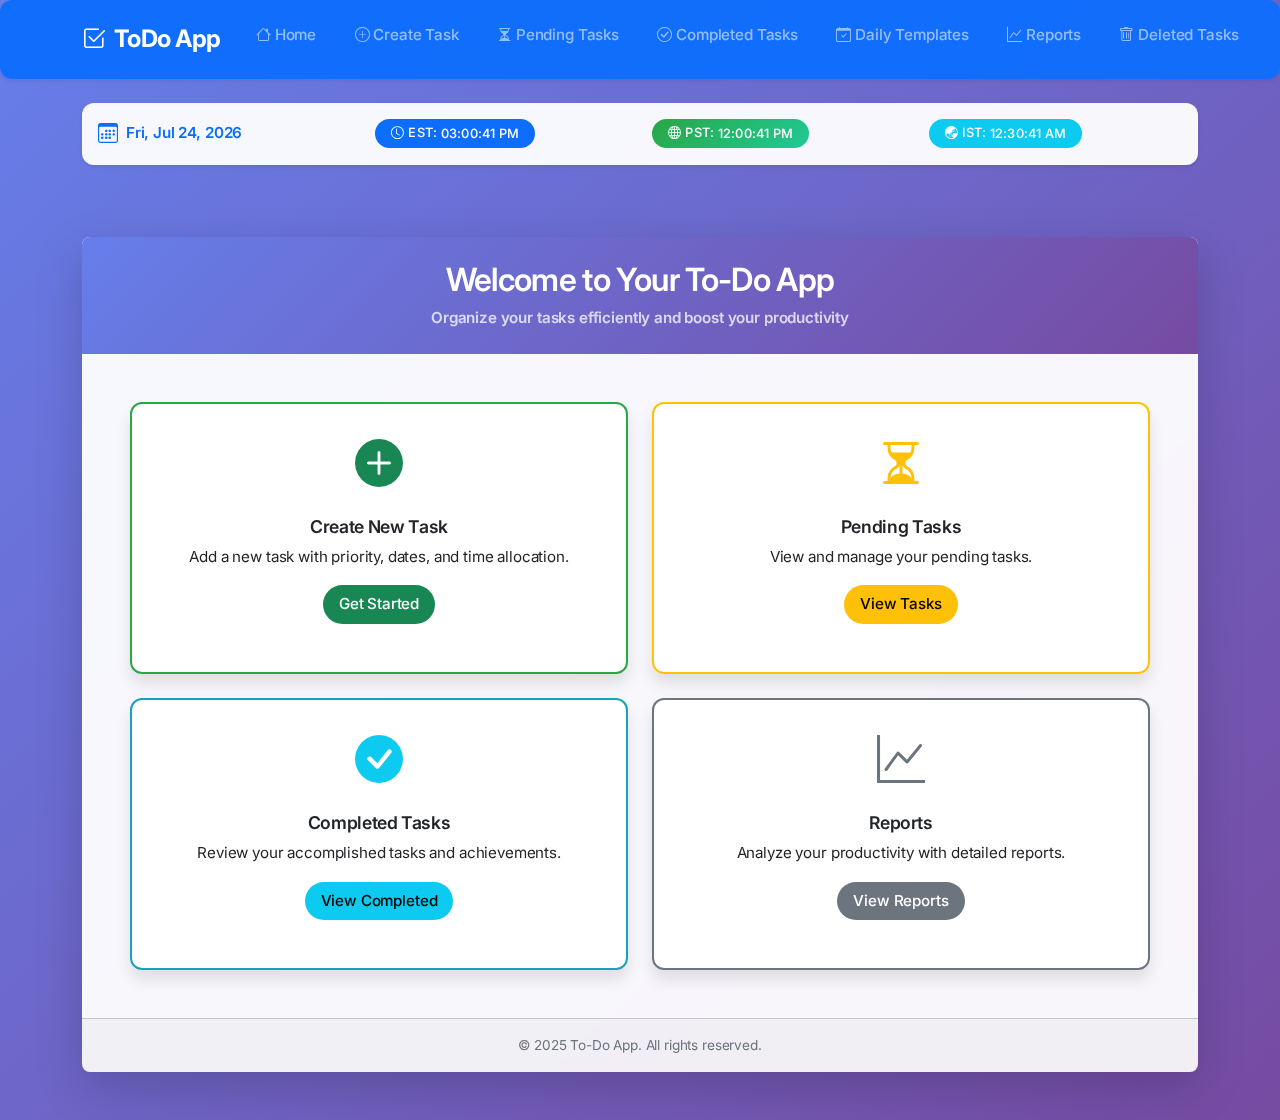
<file: templates/index.html>
<!DOCTYPE html>
<html lang="en">
<head>
    <meta charset="UTF-8">
    <meta name="viewport" content="width=device-width, initial-scale=1.0">
    <title>To-Do App - Home</title>
    <!-- Bootstrap CSS -->
    <link href="https://cdn.jsdelivr.net/npm/bootstrap@5.3.3/dist/css/bootstrap.min.css" rel="stylesheet" integrity="sha384-QWTKZyjpPEjISv5WaRU9OFeRpok6YctnYmDr5pNlyT2bRjXh0JMhjY6hW+ALEwIH" crossorigin="anonymous">
    <!-- Bootstrap Icons -->
    <link rel="stylesheet" href="https://cdn.jsdelivr.net/npm/bootstrap-icons@1.11.3/font/bootstrap-icons.min.css">
    <!-- Custom CSS -->
    <link rel="stylesheet" href="/static/style.css">
</head>
<body class="bg-light">
    
    <!-- Navigation Menu -->
    <nav class="navbar navbar-expand-lg navbar-dark bg-primary mb-4 shadow-sm">
        <div class="container">
            <a class="navbar-brand fw-bold" href="/">
                <i class="bi bi-check2-square me-2"></i>ToDo App
            </a>
            <button class="navbar-toggler" type="button" data-bs-toggle="collapse" data-bs-target="#navbarNav" aria-controls="navbarNav" aria-expanded="false" aria-label="Toggle navigation">
                <span class="navbar-toggler-icon"></span>
            </button>
            <div class="collapse navbar-collapse" id="navbarNav">
                <ul class="navbar-nav ms-auto">
                    <li class="nav-item">
                        <a class="nav-link" href="/">
                            <i class="bi bi-house me-1"></i>Home
                        </a>
                    </li>
                    <li class="nav-item">
                        <a class="nav-link" href="/create-task">
                            <i class="bi bi-plus-circle me-1"></i>Create Task
                        </a>
                    </li>
                    <li class="nav-item">
                        <a class="nav-link" href="/pending-tasks">
                            <i class="bi bi-hourglass-split me-1"></i>Pending Tasks
                        </a>
                    </li>
                    <li class="nav-item">
                        <a class="nav-link" href="/completed-tasks">
                            <i class="bi bi-check-circle me-1"></i>Completed Tasks
                        </a>
                    </li>
                    <li class="nav-item">
                        <a class="nav-link" href="/daily-templates">
                            <i class="bi bi-calendar-check me-1"></i>Daily Templates
                        </a>
                    </li>
                    <li class="nav-item">
                        <a class="nav-link" href="/reports">
                            <i class="bi bi-graph-up me-1"></i>Reports
                        </a>
                    </li>
                    <li class="nav-item">
                        <a class="nav-link" href="/deleted-tasks">
                            <i class="bi bi-trash me-1"></i>Deleted Tasks
                        </a>
                    </li>
                </ul>
            </div>
        </div>
    </nav>
    
    <!-- Date and Time Widget -->
    <div class="container my-4">
        <div class="row">
            <div class="col-12">
                <div class="card border-primary shadow-sm">
                    <div class="card-body p-3">
                        <div class="row align-items-center">
                            <div class="col-md-3 col-sm-6 mb-2 mb-md-0">
                                <div class="d-flex align-items-center text-primary">
                                    <i class="bi bi-calendar3 me-2 fs-5"></i>
                                    <span id="current-date" class="fw-semibold"></span>
                                </div>
                            </div>
                            <div class="col-md-3 col-sm-6 mb-2 mb-md-0">
                                <span class="badge bg-primary rounded-pill px-3 py-2">
                                    <i class="bi bi-clock me-1"></i>EST: <span id="est-time"></span>
                                </span>
                            </div>
                            <div class="col-md-3 col-sm-6 mb-2 mb-md-0">
                                <span class="badge bg-success rounded-pill px-3 py-2">
                                    <i class="bi bi-globe me-1"></i>PST: <span id="pst-time"></span>
                                </span>
                            </div>
                            <div class="col-md-3 col-sm-6">
                                <span class="badge bg-info rounded-pill px-3 py-2">
                                    <i class="bi bi-globe-asia-australia me-1"></i>IST: <span id="ist-time"></span>
                                </span>
                            </div>
                        </div>
                    </div>
                </div>
            </div>
        </div>
    </div>
    
    
    <div class="container my-5">
        <div class="card shadow-lg rounded-3">
            <div class="card-header bg-primary text-white text-center py-4 rounded-top-3">
                <h1 class="mb-0">Welcome to Your To-Do App</h1>
                <p class="mb-0 mt-2 opacity-75">Organize your tasks efficiently and boost your productivity</p>
            </div>
            <div class="card-body p-5">
                <div class="row g-4">
                    <div class="col-md-6">
                        <div class="card h-100 border-success">
                            <div class="card-body text-center">
                                <i class="bi bi-plus-circle-fill text-success" style="font-size: 3rem;"></i>
                                <h5 class="card-title mt-3">Create New Task</h5>
                                <p class="card-text">Add a new task with priority, dates, and time allocation.</p>
                                <a href="/create-task" class="btn btn-success rounded-pill">Get Started</a>
                            </div>
                        </div>
                    </div>
                    <div class="col-md-6">
                        <div class="card h-100 border-warning">
                            <div class="card-body text-center">
                                <i class="bi bi-hourglass-split text-warning" style="font-size: 3rem;"></i>
                                <h5 class="card-title mt-3">Pending Tasks</h5>
                                <p class="card-text">View and manage your pending tasks.</p>
                                <a href="/pending-tasks" class="btn btn-warning rounded-pill">View Tasks</a>
                            </div>
                        </div>
                    </div>
                    <div class="col-md-6">
                        <div class="card h-100 border-info">
                            <div class="card-body text-center">
                                <i class="bi bi-check-circle-fill text-info" style="font-size: 3rem;"></i>
                                <h5 class="card-title mt-3">Completed Tasks</h5>
                                <p class="card-text">Review your accomplished tasks and achievements.</p>
                                <a href="/completed-tasks" class="btn btn-info rounded-pill">View Completed</a>
                            </div>
                        </div>
                    </div>
                    <div class="col-md-6">
                        <div class="card h-100 border-secondary">
                            <div class="card-body text-center">
                                <i class="bi bi-graph-up text-secondary" style="font-size: 3rem;"></i>
                                <h5 class="card-title mt-3">Reports</h5>
                                <p class="card-text">Analyze your productivity with detailed reports.</p>
                                <a href="/reports" class="btn btn-secondary rounded-pill">View Reports</a>
                            </div>
                        </div>
                    </div>
                </div>
            </div>
            <div class="card-footer text-center text-muted py-3 rounded-bottom-3">
                &copy; 2025 To-Do App. All rights reserved.
            </div>
        </div>
    </div>

    <!-- Bootstrap JS Bundle -->
    <script src="https://cdn.jsdelivr.net/npm/bootstrap@5.3.3/dist/js/bootstrap.bundle.min.js" integrity="sha384-YvpcrYf0tY3lHB60NNkmXc5s9fDVZLESaAA55NDzOxhy9GkcIdslK1eN7N6jIeHz" crossorigin="anonymous"></script>
    
    <script>
        // Date and Time Display Functions
        function updateDateTime() {
            const now = new Date();
            
            // Format current date
            const dateOptions = { 
                weekday: 'short', 
                year: 'numeric', 
                month: 'short', 
                day: 'numeric' 
            };
            document.getElementById('current-date').textContent = now.toLocaleDateString('en-US', dateOptions);
            
            // EST Time (Eastern Time)
            const estTime = now.toLocaleTimeString('en-US', {
                timeZone: 'America/New_York',
                hour: '2-digit',
                minute: '2-digit',
                second: '2-digit',
                hour12: true
            });
            document.getElementById('est-time').textContent = estTime;
            
            // PST Time (Pacific Time)
            const pstTime = now.toLocaleTimeString('en-US', {
                timeZone: 'America/Los_Angeles',
                hour: '2-digit',
                minute: '2-digit',
                second: '2-digit',
                hour12: true
            });
            document.getElementById('pst-time').textContent = pstTime;
            
            // IST Time (Indian Standard Time)
            const istTime = now.toLocaleTimeString('en-US', {
                timeZone: 'Asia/Kolkata',
                hour: '2-digit',
                minute: '2-digit',
                second: '2-digit',
                hour12: true
            });
            document.getElementById('ist-time').textContent = istTime;
        }
        
        // Update time immediately and then every second
        updateDateTime();
        setInterval(updateDateTime, 1000);
    </script>
</body>
</html>
</file>
<file: static/style.css>
/* Modern Todo App Styles - Production Ready */

/* Custom Fonts - Optimized Loading */
@import url('https://fonts.googleapis.com/css2?family=Inter:wght@300;400;500;600;700&display=swap');

/* CSS Variables for Consistent Theming */
:root {
    --primary-color: #667eea;
    --secondary-color: #764ba2;
    --success-color: #28a745;
    --warning-color: #ffc107;
    --danger-color: #dc3545;
    --info-color: #17a2b8;
    --light-color: #f8f9fa;
    --dark-color: #212529;
    
    /* Typography */
    --font-family: 'Inter', system-ui, -apple-system, sans-serif;
    --font-size-base: 0.95rem;
    --font-size-sm: 0.85rem;
    --font-size-lg: 1.1rem;
    --line-height-base: 1.5;
    
    /* Spacing */
    --spacing-xs: 0.25rem;
    --spacing-sm: 0.5rem;
    --spacing-md: 1rem;
    --spacing-lg: 1.5rem;
    --spacing-xl: 2rem;
    
    /* Border Radius */
    --border-radius-sm: 0.375rem;
    --border-radius-md: 0.5rem;
    --border-radius-lg: 0.75rem;
    
    /* Shadows */
    --shadow-sm: 0 2px 4px rgba(0, 0, 0, 0.05);
    --shadow-md: 0 4px 6px rgba(0, 0, 0, 0.07);
    --shadow-lg: 0 10px 15px rgba(0, 0, 0, 0.1);
    --shadow-xl: 0 20px 25px rgba(0, 0, 0, 0.15);
}

/* Base Styles */
* {
    box-sizing: border-box;
}

body {
    font-family: var(--font-family);
    font-size: var(--font-size-base);
    line-height: var(--line-height-base);
    background: linear-gradient(135deg, var(--primary-color) 0%, var(--secondary-color) 100%);
    min-height: 100vh;
    color: var(--dark-color);
    font-weight: 400;
    letter-spacing: -0.01em;
}

/* Improved Readability */
.container {
    max-width: 1200px;
}

/* Enhanced Typography */
h1, h2, h3, h4, h5, h6 {
    font-weight: 600;
    letter-spacing: -0.02em;
    margin-bottom: var(--spacing-md);
}

h1 { font-size: 2rem; }
h2 { font-size: 1.75rem; }
h3 { font-size: 1.5rem; }
h4 { font-size: 1.25rem; }
h5 { font-size: 1.1rem; }
h6 { font-size: 1rem; }

p, li {
    margin-bottom: var(--spacing-sm);
}

/* Improved Text Readability */
.text-muted {
    color: #6c757d !important;
    font-size: var(--font-size-sm);
}

small {
    font-size: var(--font-size-sm);
    line-height: 1.4;
}

/* Enhanced Cards with Better Spacing */
.card {
    border: none;
    box-shadow: var(--shadow-lg);
    backdrop-filter: blur(10px);
    background: rgba(255, 255, 255, 0.95);
    border-radius: var(--border-radius-lg);
    margin-bottom: var(--spacing-lg);
}

.card-body {
    padding: var(--spacing-lg);
}

.card-header {
    border-bottom: none;
    background: linear-gradient(135deg, var(--primary-color) 0%, var(--secondary-color) 100%);
    color: white;
    padding: var(--spacing-md) var(--spacing-lg);
    border-radius: var(--border-radius-lg) var(--border-radius-lg) 0 0;
    font-weight: 600;
    letter-spacing: -0.01em;
}

.card-header.bg-success {
    background: linear-gradient(135deg, var(--success-color) 0%, #20c997 100%) !important;
}

.card-header.bg-warning {
    background: linear-gradient(135deg, var(--warning-color) 0%, #fd7e14 100%) !important;
    color: var(--dark-color) !important;
}

.card-header.bg-info {
    background: linear-gradient(135deg, var(--info-color) 0%, #6f42c1 100%) !important;
}

.card-header.bg-secondary {
    background: linear-gradient(135deg, #6c757d 0%, #495057 100%) !important;
}

/* Improved Card Content */
.card-title {
    margin-bottom: var(--spacing-sm);
    font-weight: 600;
    font-size: var(--font-size-lg);
}

.card-text {
    margin-bottom: var(--spacing-md);
    line-height: 1.6;
}

/* Enhanced Navigation */
.navbar {
    backdrop-filter: blur(10px);
    background: rgba(13, 110, 253, 0.95) !important;
    box-shadow: var(--shadow-md);
    padding: var(--spacing-md) 0;
    border-radius: var(--border-radius-lg);
    margin-bottom: var(--spacing-lg);
}

.navbar-brand {
    font-weight: 700;
    font-size: 1.3rem;
    letter-spacing: -0.02em;
}

.nav-link {
    font-weight: 500;
    padding: var(--spacing-sm) var(--spacing-md) !important;
    border-radius: var(--border-radius-md);
    transition: all 0.2s ease;
    white-space: nowrap;
}

.nav-link:hover {
    background-color: rgba(255, 255, 255, 0.1);
    transform: translateY(-1px);
}

.nav-link.active {
    background-color: rgba(255, 255, 255, 0.2);
    font-weight: 600;
}

/* Mobile Navigation Improvements */
@media (max-width: 768px) {
    .navbar-nav {
        text-align: center;
        margin-top: 0.5rem;
    }
    
    .navbar-nav .nav-link {
        margin: 0.2rem 0;
        border-radius: 0.5rem;
        background: rgba(255, 255, 255, 0.1);
    }
    
    .navbar-toggler {
        border: none;
        padding: 0.25rem 0.5rem;
    }
    
    .navbar-toggler:focus {
        box-shadow: none;
    }
    
    /* Better mobile card layout */
    .row > .col-12 {
        padding-left: 0.5rem;
        padding-right: 0.5rem;
    }
    
    /* Mobile button improvements */
    .btn-group {
        display: flex;
        flex-wrap: wrap;
        gap: 0.3rem;
    }
    
    .btn-group .btn {
        flex: 1;
        min-width: auto;
        margin-bottom: 0;
    }
    
    /* Stack buttons vertically on very small screens */
    @media (max-width: 480px) {
        .btn-group {
            flex-direction: column;
        }
        
        .btn-group .btn {
            width: 100%;
        }
    }
}

/* Enhanced Table Styling for Better Readability */
.table {
    margin-bottom: 0;
    background-color: white;
    border-radius: var(--border-radius-lg);
    overflow: hidden;
    box-shadow: var(--shadow-sm);
}

.table thead th {
    background: linear-gradient(135deg, var(--dark-color) 0%, #495057 100%);
    color: white;
    border-bottom: none;
    font-weight: 600;
    font-size: var(--font-size-sm);
    text-transform: uppercase;
    letter-spacing: 0.05em;
    padding: var(--spacing-md);
}

.table tbody td {
    padding: var(--spacing-md);
    vertical-align: middle;
    border-top: 1px solid #f8f9fa;
    font-size: var(--font-size-base);
    line-height: 1.6;
}

.table tbody tr:hover {
    background-color: #f8f9fa;
    transition: background-color 0.15s ease;
}

/* Improved Table Text Spacing */
.table td strong {
    font-weight: 600;
    margin-bottom: var(--spacing-xs);
    display: block;
    color: var(--dark-color);
}

.table td small {
    display: block;
    margin-top: var(--spacing-xs);
    line-height: 1.4;
}

/* Table Responsive Improvements */
.table-responsive {
    border-radius: var(--border-radius-lg);
    box-shadow: var(--shadow-md);
    margin-bottom: var(--spacing-lg);
}

/* Mobile table improvements */
@media (max-width: 768px) {
    .table-responsive {
        border-radius: 0.5rem;
        margin-bottom: 1rem;
        font-size: 0.8rem;
    }
    
    /* Stack table content on mobile */
    .table thead {
        display: none;
    }
    
    .table, .table tbody, .table tr, .table td {
        display: block;
        width: 100%;
    }
    
    .table tr {
        border: 2px solid #e9ecef;
        border-radius: 1rem;
        margin-bottom: 1.5rem;
        padding: 1.2rem;
        background: linear-gradient(135deg, #ffffff 0%, #f8f9fa 100%);
        box-shadow: 0 4px 12px rgba(0,0,0,0.1);
        position: relative;
        transition: all 0.2s ease;
    }
    
    .table tr:hover {
        transform: translateY(-2px);
        box-shadow: 0 6px 20px rgba(0,0,0,0.15);
        border-color: #007bff;
    }
    
    /* Add a subtle top border for visual hierarchy */
    .table tr:before {
        content: '';
        position: absolute;
        top: 0;
        left: 0;
        right: 0;
        height: 4px;
        background: linear-gradient(90deg, #007bff, #6c757d);
        border-radius: 1rem 1rem 0 0;
    }
    
    .table td {
        border: none;
        padding: 1rem 0;
        text-align: left;
        position: relative;
        padding-left: 0;
        display: flex;
        flex-direction: column;
        align-items: flex-start;
        min-height: auto;
        border-bottom: 1px solid #f8f9fa;
    }
    
    .table td:last-child {
        border-bottom: none;
    }
    
    .table td:before {
        content: attr(data-label);
        font-weight: 700;
        color: #495057;
        font-size: 0.75rem;
        text-transform: uppercase;
        letter-spacing: 0.5px;
        margin-bottom: 0.4rem;
        display: block;
        background: linear-gradient(135deg, #f8f9fa 0%, #e9ecef 100%);
        padding: 0.4rem 0.8rem;
        border-radius: 0.5rem;
        border: 1px solid #dee2e6;
        width: fit-content;
        box-shadow: 0 1px 3px rgba(0,0,0,0.1);
    }
    
    .table td strong {
        display: block;
        margin: 0;
        font-size: 0.9rem;
        line-height: 1.4;
        color: #212529;
        margin-top: 0.3rem;
    }
    
    .table td small {
        display: block;
        margin-top: 0.4rem;
        font-size: 0.75rem;
        color: #6c757d;
        line-height: 1.3;
    }
    
    /* Better mobile badge spacing */
    .table td .badge {
        margin-top: 0.3rem;
        font-size: 0.7rem;
        padding: 0.3rem 0.6rem;
    }
    
    /* Mobile button group improvements */
    .table td .btn-group {
        margin-top: 0.5rem;
        display: flex;
        gap: 0.5rem;
        flex-wrap: wrap;
    }
    
    .table td .btn-group .btn {
        flex: none;
        font-size: 0.75rem;
        padding: 0.4rem 0.8rem;
    }
    
    /* Special handling for actions column */
    .table td[data-label="Actions"] {
        border-top: 2px solid #e9ecef;
        margin-top: 0.5rem;
        padding-top: 1rem;
    }
    
    .table td[data-label="Actions"]:before {
        background: #007bff;
        color: white;
        border-color: #007bff;
    }
}

@media (max-width: 768px) {
    .table td {
        padding: var(--spacing-sm);
        font-size: var(--font-size-sm);
    }
    
    .table thead th {
        padding: var(--spacing-sm);
        font-size: 0.75rem;
    }
}

.navbar-brand {
    font-weight: 700;
    font-size: 1.5rem;
}

.nav-link {
    font-weight: 500;
    transition: all 0.3s ease;
    border-radius: 0.5rem;
    margin: 0 0.2rem;
}

.nav-link:hover {
    background: rgba(255, 255, 255, 0.2);
    transform: translateY(-1px);
}

/* Buttons */
.btn {
    font-weight: 500;
    transition: all 0.3s ease;
    border-radius: 50px;
    padding: 0.75rem 1.5rem;
}

.btn:hover {
    transform: translateY(-2px);
    box-shadow: 0 5px 15px rgba(0, 0, 0, 0.2);
}

.btn-lg {
    padding: 1rem 2rem;
    font-size: 1.1rem;
}

/* Forms */
.form-control, .form-select {
    border-radius: 50px;
    border: 2px solid #e9ecef;
    padding: 0.75rem 1.25rem;
    transition: all 0.3s ease;
}

.form-control:focus, .form-select:focus {
    border-color: #667eea;
    box-shadow: 0 0 0 0.2rem rgba(102, 126, 234, 0.25);
}

/* Tables */
.table {
    border-radius: 1rem;
    overflow: hidden;
    box-shadow: 0 0 20px rgba(0, 0, 0, 0.1);
}

.table thead th {
    background: linear-gradient(135deg, #495057 0%, #343a40 100%);
    color: white;
    font-weight: 600;
    border: none;
    padding: 1rem;
}

.table tbody tr {
    transition: all 0.3s ease;
}

.table tbody tr:hover {
    background-color: rgba(102, 126, 234, 0.1);
    transform: scale(1.01);
}

/* Badges */
.badge {
    font-size: 0.85em;
    padding: 0.5em 0.75em;
    border-radius: 50px;
    font-weight: 500;
}

/* Priority badges */
.badge.bg-success { 
    background: linear-gradient(135deg, #28a745 0%, #20c997 100%) !important; 
}

.badge.bg-warning { 
    background: linear-gradient(135deg, #ffc107 0%, #fd7e14 100%) !important; 
    color: #000 !important; 
}

.badge.bg-danger { 
    background: linear-gradient(135deg, #dc3545 0%, #e91e63 100%) !important; 
}

/* Modals */
.modal-content {
    border-radius: 1rem;
    border: none;
    box-shadow: 0 20px 60px rgba(0, 0, 0, 0.3);
}

.modal-header {
    border-bottom: none;
    border-radius: 1rem 1rem 0 0;
}

.modal-footer {
    border-top: none;
    border-radius: 0 0 1rem 1rem;
}

/* Fix modal button issues - CRITICAL FIX */
.modal .btn {
    border-radius: 0.375rem !important;
    padding: 0.5rem 1rem !important;
    transform: none !important;
    pointer-events: auto !important;
    position: relative !important;
    z-index: auto !important;
    font-weight: 500 !important;
    transition: none !important;
    border: 1px solid #dee2e6 !important;
    background: #f8f9fa !important;
    color: #212529 !important;
}

.modal .btn-success {
    background: #28a745 !important;
    border-color: #28a745 !important;
    color: white !important;
}

.modal .btn-secondary {
    background: #6c757d !important;
    border-color: #6c757d !important;
    color: white !important;
}

.modal .btn:hover {
    transform: none !important;
    box-shadow: none !important;
    opacity: 0.9 !important;
}

.modal .btn:focus {
    box-shadow: 0 0 0 0.2rem rgba(0, 123, 255, 0.25) !important;
}

.modal form {
    display: block !important;
    margin: 0 !important;
    padding: 0 !important;
}

.modal .modal-footer .btn {
    margin: 0 5px !important;
}

/* Override any button group styles in modals */
.modal .btn-group .btn {
    border-radius: 0.375rem !important;
    margin: 0 !important;
}

/* Alerts */
.alert {
    border-radius: 1rem;
    border: none;
    box-shadow: 0 5px 15px rgba(0, 0, 0, 0.1);
}

/* Home page cards */
.card.border-success {
    border: 2px solid #28a745 !important;
    transition: all 0.3s ease;
}

.card.border-warning {
    border: 2px solid #ffc107 !important;
    transition: all 0.3s ease;
}

.card.border-info {
    border: 2px solid #17a2b8 !important;
    transition: all 0.3s ease;
}

.card.border-secondary {
    border: 2px solid #6c757d !important;
    transition: all 0.3s ease;
}

.card.border-success:hover,
.card.border-warning:hover,
.card.border-info:hover,
.card.border-secondary:hover {
    transform: translateY(-5px);
    box-shadow: 0 15px 35px rgba(0, 0, 0, 0.2);
}

/* Button groups */
.btn-group .btn {
    border-radius: 0.375rem !important;
    margin: 0 1px;
}

.btn-group .btn:first-child {
    border-radius: 0.375rem 0 0 0.375rem !important;
}

.btn-group .btn:last-child {
    border-radius: 0 0.375rem 0.375rem 0 !important;
}

/* Custom animations */
@keyframes fadeInUp {
    from {
        opacity: 0;
        transform: translate3d(0, 40px, 0);
    }
    to {
        opacity: 1;
        transform: translate3d(0, 0, 0);
    }
}

.card {
    animation: fadeInUp 0.6s ease-out;
}

/* Responsive improvements */
@media (max-width: 768px) {
    .btn-group {
        flex-direction: column;
    }
    
    .btn-group .btn {
        border-radius: 0.375rem !important;
        margin: 1px 0;
    }
    
    .table-responsive {
        font-size: 0.9rem;
    }
}

/* Loading states */
.btn:disabled {
    opacity: 0.6;
    cursor: not-allowed;
}

/* Form validation */
.was-validated .form-control:valid {
    border-color: #28a745;
}

.was-validated .form-control:invalid {
    border-color: #dc3545;
}

/* ULTRA-STRONG MODAL BUTTON FIXES - HIGHEST PRIORITY */
.modal button[type="submit"],
.modal .btn[type="submit"],
.modal .modal-footer button,
.modal .modal-footer .btn {
    pointer-events: auto !important;
    position: relative !important;
    z-index: 9999 !important;
    transform: none !important;
    cursor: pointer !important;
    display: inline-block !important;
    border: 1px solid #dee2e6 !important;
    background: #f8f9fa !important;
    color: #212529 !important;
    padding: 0.375rem 0.75rem !important;
    font-size: 1rem !important;
    line-height: 1.5 !important;
    border-radius: 0.375rem !important;
    transition: color 0.15s ease-in-out, background-color 0.15s ease-in-out !important;
}

.modal button[type="submit"].btn-success,
.modal .btn-success[type="submit"],
.modal .modal-footer .btn-success {
    background: #198754 !important;
    border-color: #198754 !important;
    color: #fff !important;
}

.modal button[type="submit"]:hover,
.modal .btn[type="submit"]:hover,
.modal .modal-footer button:hover,
.modal .modal-footer .btn:hover {
    transform: none !important;
    box-shadow: none !important;
    filter: brightness(110%) !important;
}

/* Ensure modal itself doesn't block interactions */
.modal {
    pointer-events: auto !important;
}

.modal-backdrop {
    pointer-events: none !important;
}

.modal-dialog {
    pointer-events: auto !important;
}

.modal-content {
    pointer-events: auto !important;
}

/* Enhanced Buttons */
.btn {
    border-radius: var(--border-radius-md);
    font-weight: 500;
    padding: var(--spacing-sm) var(--spacing-md);
    font-size: var(--font-size-base);
    transition: all 0.2s ease;
    border: none;
    letter-spacing: -0.01em;
}

.btn:hover {
    transform: translateY(-1px);
    box-shadow: var(--shadow-md);
}

.btn:focus {
    box-shadow: 0 0 0 0.2rem rgba(var(--primary-color), 0.25);
}

.btn-sm {
    padding: var(--spacing-xs) var(--spacing-sm);
    font-size: var(--font-size-sm);
}

.btn-lg {
    padding: var(--spacing-md) var(--spacing-lg);
    font-size: var(--font-size-lg);
}

/* Enhanced Badges */
.badge {
    font-weight: 500;
    padding: var(--spacing-xs) var(--spacing-sm);
    border-radius: var(--border-radius-sm);
    font-size: 0.8rem;
    letter-spacing: 0.02em;
}

/* Enhanced Alerts */
.alert {
    border: none;
    border-radius: var(--border-radius-lg);
    padding: var(--spacing-md) var(--spacing-lg);
    margin-bottom: var(--spacing-lg);
    box-shadow: var(--shadow-sm);
}

.alert-heading {
    font-weight: 600;
    margin-bottom: var(--spacing-sm);
}

/* Enhanced Forms */
.form-control, .form-select {
    border-radius: var(--border-radius-md);
    border: 1px solid #e9ecef;
    padding: var(--spacing-sm) var(--spacing-md);
    font-size: var(--font-size-base);
    transition: all 0.15s ease;
}

.form-control:focus, .form-select:focus {
    border-color: var(--primary-color);
    box-shadow: 0 0 0 0.2rem rgba(var(--primary-color), 0.25);
}

.form-label {
    font-weight: 500;
    margin-bottom: var(--spacing-xs);
    color: var(--dark-color);
}

/* Mobile form improvements */
@media (max-width: 768px) {
    .form-control, .form-select {
        font-size: 16px; /* Prevents zoom on iOS */
        padding: 0.75rem;
    }
    
    .form-label {
        font-size: 0.9rem;
        font-weight: 600;
    }
    
    .btn-group {
        flex-direction: column;
        width: 100%;
    }
    
    .btn-group .btn {
        margin-bottom: 0.5rem;
        border-radius: 0.5rem !important;
    }
    
    .modal-dialog {
        margin: 1rem;
        max-width: calc(100% - 2rem);
    }
    
    .modal-body {
        padding: 1rem;
    }
    
    .modal-title {
        font-size: 1.1rem;
    }
}

/* Enhanced Progress Bars */
.progress {
    border-radius: var(--border-radius-md);
    background-color: #f8f9fa;
    height: 0.5rem;
}

.progress-bar {
    border-radius: var(--border-radius-md);
    transition: width 0.6s ease;
}

/* Mobile-First Responsive Design */
@media (max-width: 576px) {
    /* Smaller fonts for mobile */
    :root {
        --font-size-base: 0.8rem;
        --font-size-sm: 0.75rem;
        --font-size-lg: 0.9rem;
        --spacing-xs: 0.2rem;
        --spacing-sm: 0.4rem;
        --spacing-md: 0.8rem;
        --spacing-lg: 1rem;
        --spacing-xl: 1.2rem;
    }
    
    /* Smaller headings for mobile */
    h1 { font-size: 1.4rem; }
    h2 { font-size: 1.25rem; }
    h3 { font-size: 1.1rem; }
    h4 { font-size: 1rem; }
    h5 { font-size: 0.9rem; }
    h6 { font-size: 0.85rem; }
    
    /* Container adjustments */
    .container {
        padding-left: 0.8rem;
        padding-right: 0.8rem;
        max-width: 100%;
    }
    
    /* Card adjustments */
    .card {
        margin-bottom: 1rem;
        border-radius: 0.5rem;
    }
    
    .card-body {
        padding: 0.8rem;
    }
    
    .card-header {
        padding: 0.6rem 0.8rem;
        font-size: 0.85rem;
    }
    
    /* Navbar mobile optimization */
    .navbar {
        padding: 0.5rem 0;
        margin-bottom: 1rem;
    }
    
    .navbar-brand {
        font-size: 1.1rem;
    }
    
    .nav-link {
        padding: 0.4rem 0.6rem !important;
        font-size: 0.8rem;
    }
    
    /* Table mobile optimization */
    .table {
        font-size: 0.75rem;
    }
    
    .table td, .table th {
        padding: 0.5rem 0.3rem;
        font-size: 0.75rem;
    }
    
    .table td strong {
        font-size: 0.8rem;
        margin-bottom: 0.2rem;
    }
    
    .table td small {
        font-size: 0.7rem;
        margin-top: 0.2rem;
    }
    
    /* Button mobile optimization */
    .btn {
        padding: 0.4rem 0.6rem;
        font-size: 0.8rem;
    }
    
    .btn-sm {
        padding: 0.25rem 0.4rem;
        font-size: 0.7rem;
    }
    
    /* Badge mobile optimization */
    .badge {
        font-size: 0.7rem;
        padding: 0.2rem 0.4rem;
    }
    
    /* Form mobile optimization */
    .form-control, .form-select {
        padding: 0.5rem 0.7rem;
        font-size: 0.8rem;
    }
    
    .form-label {
        font-size: 0.8rem;
        margin-bottom: 0.3rem;
    }
    
    /* Alert mobile optimization */
    .alert {
        padding: 0.8rem 1rem;
        margin-bottom: 1rem;
    }
    
    .alert-heading {
        font-size: 0.9rem;
        margin-bottom: 0.4rem;
    }
}

/* Tablet responsive design */
@media (min-width: 577px) and (max-width: 768px) {
    :root {
        --font-size-base: 0.85rem;
        --font-size-sm: 0.8rem;
        --font-size-lg: 0.95rem;
    }
    
    h1 { font-size: 1.6rem; }
    h2 { font-size: 1.4rem; }
    h3 { font-size: 1.2rem; }
    h4 { font-size: 1.05rem; }
    
    .container {
        padding-left: 1rem;
        padding-right: 1rem;
    }
    
    .table td, .table th {
        padding: 0.6rem 0.5rem;
        font-size: 0.85rem;
    }
    
    .btn {
        font-size: 0.85rem;
    }
}

/* Desktop and larger screens */
@media (min-width: 992px) {
    .container {
        max-width: 1140px;
    }
    
    .table {
        font-size: 0.9rem;
    }
    
    .card-body {
        padding: 1.5rem;
    }
}

/* Extra responsive adjustments for very small screens */
@media (max-width: 360px) {
    :root {
        --font-size-base: 0.75rem;
        --font-size-sm: 0.7rem;
        --font-size-lg: 0.85rem;
    }
    
    h1 { font-size: 1.2rem; }
    h2 { font-size: 1.1rem; }
    h3 { font-size: 1rem; }
    
    .container {
        padding-left: 0.5rem;
        padding-right: 0.5rem;
    }
    
    .navbar-brand {
        font-size: 1rem;
    }
    
    .nav-link {
        font-size: 0.75rem;
        padding: 0.3rem 0.5rem !important;
    }
    
    /* Enhanced mobile table for tiny screens */
    .table tr {
        padding: 0.8rem;
        margin-bottom: 1rem;
    }
    
    .table td {
        padding: 0.6rem 0;
    }
    
    .table td:before {
        font-size: 0.7rem;
        padding: 0.25rem 0.5rem;
        margin-bottom: 0.3rem;
    }
    
    .table td strong {
        font-size: 0.8rem;
    }
    
    .table td .badge {
        font-size: 0.65rem;
        padding: 0.2rem 0.4rem;
    }
    
    .table td .btn {
        padding: 0.3rem 0.6rem;
        font-size: 0.7rem;
    }
}

/* Print Styles */
@media print {
    body {
        background: white !important;
        color: black !important;
    }
    
    .navbar, .btn, .modal {
        display: none !important;
    }
    
    .card {
        background: white !important;
        box-shadow: none !important;
        border: 1px solid #dee2e6 !important;
    }
}

/* High Contrast Mode Support */
@media (prefers-contrast: high) {
    .card {
        border: 2px solid var(--dark-color);
    }
    
    .btn {
        border: 2px solid currentColor;
    }
}

/* Reduced Motion Support */
@media (prefers-reduced-motion: reduce) {
    *, *::before, *::after {
        animation-duration: 0.01ms !important;
        animation-iteration-count: 1 !important;
        transition-duration: 0.01ms !important;
    }
}
</file>
